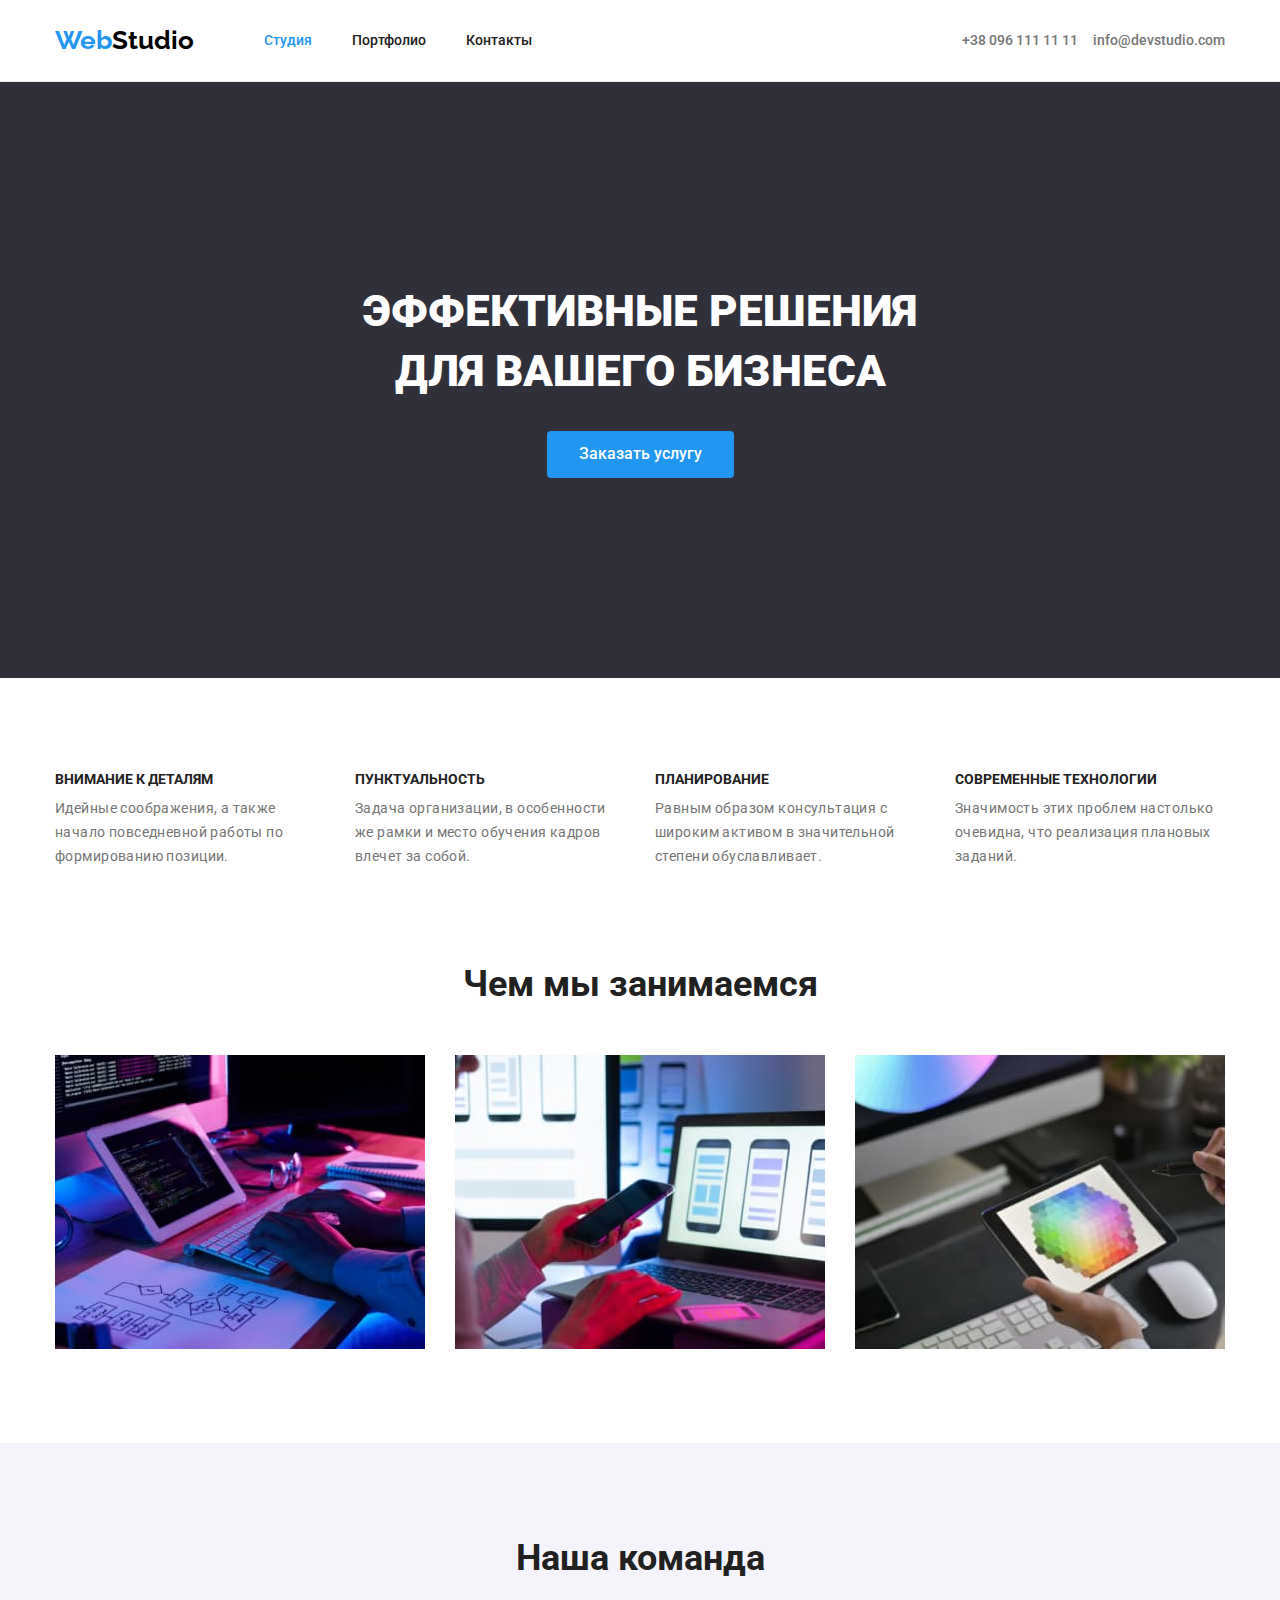
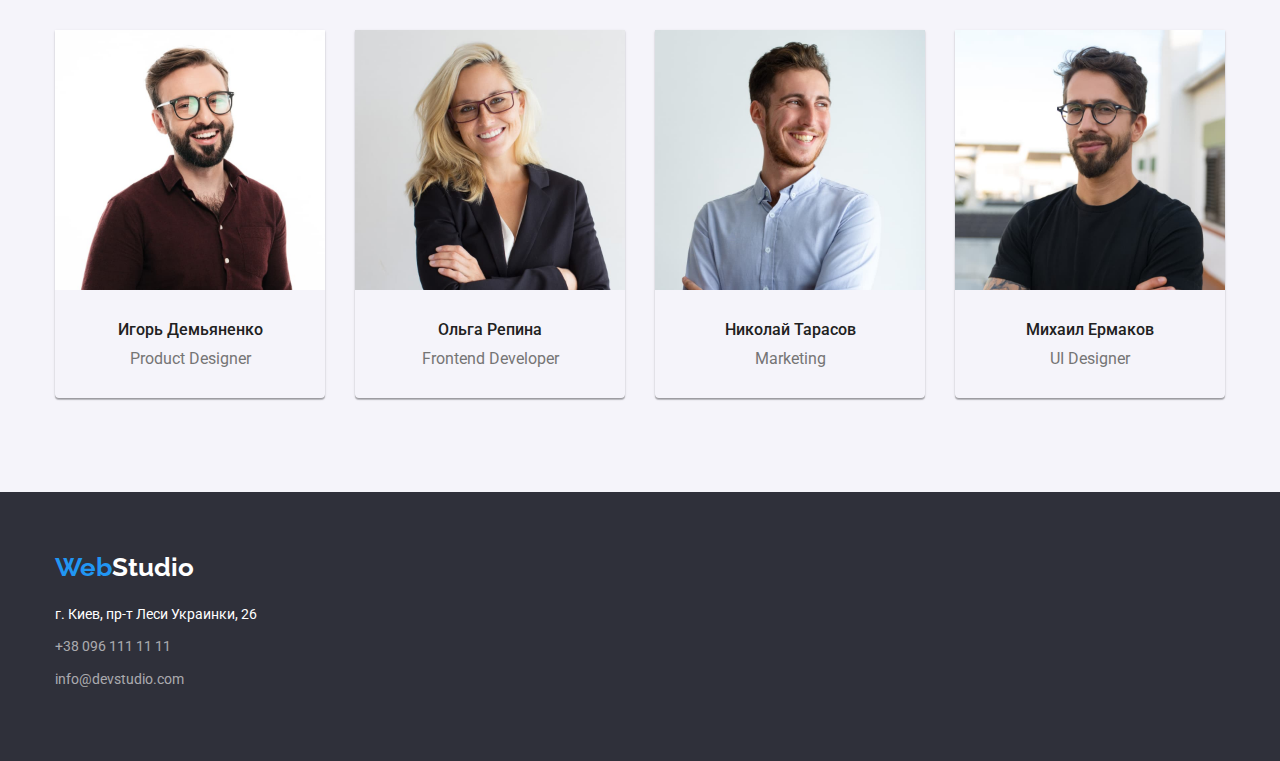
<file: index.html>
<!DOCTYPE html>
<html lang="en">
  <head>
    <meta charset="UTF-8" />
    <meta http-equiv="X-UA-Compatible" content="IE=edge" />
    <meta name="viewport" content="width=device-width, initial-scale=1.0" />

    <title>Студия</title>

    <link rel="preconnect" href="https://fonts.googleapis.com" />
    <link rel="preconnect" href="https://fonts.gstatic.com" crossorigin />
    <link
      href="https://fonts.googleapis.com/css2?family=Raleway:wght@700&family=Roboto:wght@400;500;700;900&display=swap"
      rel="stylesheet"
    />
    <link
      rel="stylesheet"
      href="https://cdnjs.cloudflare.com/ajax/libs/modern-normalize/1.1.0/modern-normalize.min.css"
    />
    <link rel="stylesheet" href="./css/style.css" />
  </head>
  <body>
    <header class="header">
      <div class="container">
        <nav class="nav">
          <a href="./index.html" class="logo"
            ><span class="logo-accent">Web</span>Studio</a
          >
          <ul class="site-nav">
            <li class="nav-unit">
              <a class="current" href="./index.html">Студия</a>
            </li>
            <li class="nav-unit"><a href="./portfolio.html">Портфолио</a></li>
            <li class="nav-unit"><a href="#">Контакты</a></li>
          </ul>
        </nav>
        <ul class="header-contacts">
          <li class="contact-unit">
            <a class="contact" href="tel:+380961111111">+38 096 111 11 11</a>
          </li>
          <li class="contact-unit">
            <a class="contact" href="mailto:info@devstudio.com"
              >info@devstudio.com</a
            >
          </li>
        </ul>
      </div>
    </header>

    <main>
      <section class="business-solutions section">
        <div class="container">
          <h1 class="main-header">
            Эффeктивные решения<br />для вашего бизнеса
          </h1>
          <button class="main-button button" type="button">
            Заказать услугу
          </button>
        </div>
      </section>

      <section class="ocupation section">
        <div class="container">
          <h2 class="visually-hidden title">Род занятий</h2>
          <ul class="ocupation-list">
            <li class="ocupation-unit">
              <h3 class="ocupation-title title">внимание к деталям</h3>
              <p class="text">
                Идейные соображения, а также начало повседневной работы по
                формированию позиции.
              </p>
            </li>
            <li class="ocupation-unit">
              <h3 class="ocupation-title title">пунктуальность</h3>
              <p class="text">
                Задача организации, в особенности же рамки и место обучения
                кадров влечет за собой.
              </p>
            </li>
            <li class="ocupation-unit">
              <h3 class="ocupation-title title">плaнирование</h3>
              <p class="text">
                Равным образом консультация с широким активом в значительной
                степени обуславливает.
              </p>
            </li>
            <li class="ocupation-unit">
              <h3 class="ocupation-title title">современные технологии</h3>
              <p class="text">
                Значимость этих проблем настолько очевидна, что реализация
                плановых заданий.
              </p>
            </li>
          </ul>
        </div>
      </section>
      <section class="ocupation-pics section">
        <div class="container">
          <h2 class="title">Чем мы занимаемся</h2>
          <ul class="ocupation-pics-block">
            <li>
              <img
                src="./images/index/boxone.jpg"
                alt="working process"
                width="370"
              />
            </li>
            <li>
              <img
                src="./images/index/boxtwo.jpg"
                alt="working process"
                width="370"
              />
            </li>
            <li>
              <img
                src="./images/index/boxthree.jpg"
                alt="working process"
                width="370"
              />
            </li>
          </ul>
        </div>
      </section>

      <section class="team section">
        <div class="container">
          <h2 class="title">Наша команда</h2>
          <ul class="team-list">
            <li class="team-unit">
              <img src="./images/index/unitone.jpg" alt="worker" width="270" />
              <div class="content-team-box">
                <h3 class="title unit-name">Игорь Демьяненко</h3>
                <p class="position">Product Designer</p>
              </div>
            </li>
            <li class="team-unit">
              <img src="./images/index/unittwo.jpg" alt="worker" width="270" />
              <div class="content-team-box">
                <h3 class="title unit-name">Ольга Репина</h3>
                <p class="position">Frontend Developer</p>
              </div>
            </li>
            <li class="team-unit">
              <img
                src="./images/index/unitthree.jpg"
                alt="worker"
                width="270"
              />
              <div class="content-team-box">
                <h3 class="title unit-name">Николай Тарасов</h3>
                <p class="position">Marketing</p>
              </div>
            </li>
            <li class="team-unit">
              <img src="./images/index/unitfour.jpg" alt="worker" width="270" />
              <div class="content-team-box">
                <h3 class="title unit-name">Михаил Ермаков</h3>
                <p class="position">UI Designer</p>
              </div>
            </li>
          </ul>
        </div>
      </section>
    </main>

    <footer class="footer">
      <div class="container">
        <a href="./index.html" class="logo"
          ><span class="logo-accent">Web</span>Studio</a
        >
        <address>
          <ul class="footer-contacts">
            <li>
              <a class="map-mark" href="#">г. Киев, пр-т Леси Украинки, 26</a>
            </li>
            <li>
              <a class="contact" href="tel:+380961111111">+38 096 111 11 11</a>
            </li>
            <li>
              <a class="contact" href="mailto:info@devstudio.com"
                >info@devstudio.com</a
              >
            </li>
          </ul>
        </address>
      </div>
    </footer>
  </body>
</html>
</file>
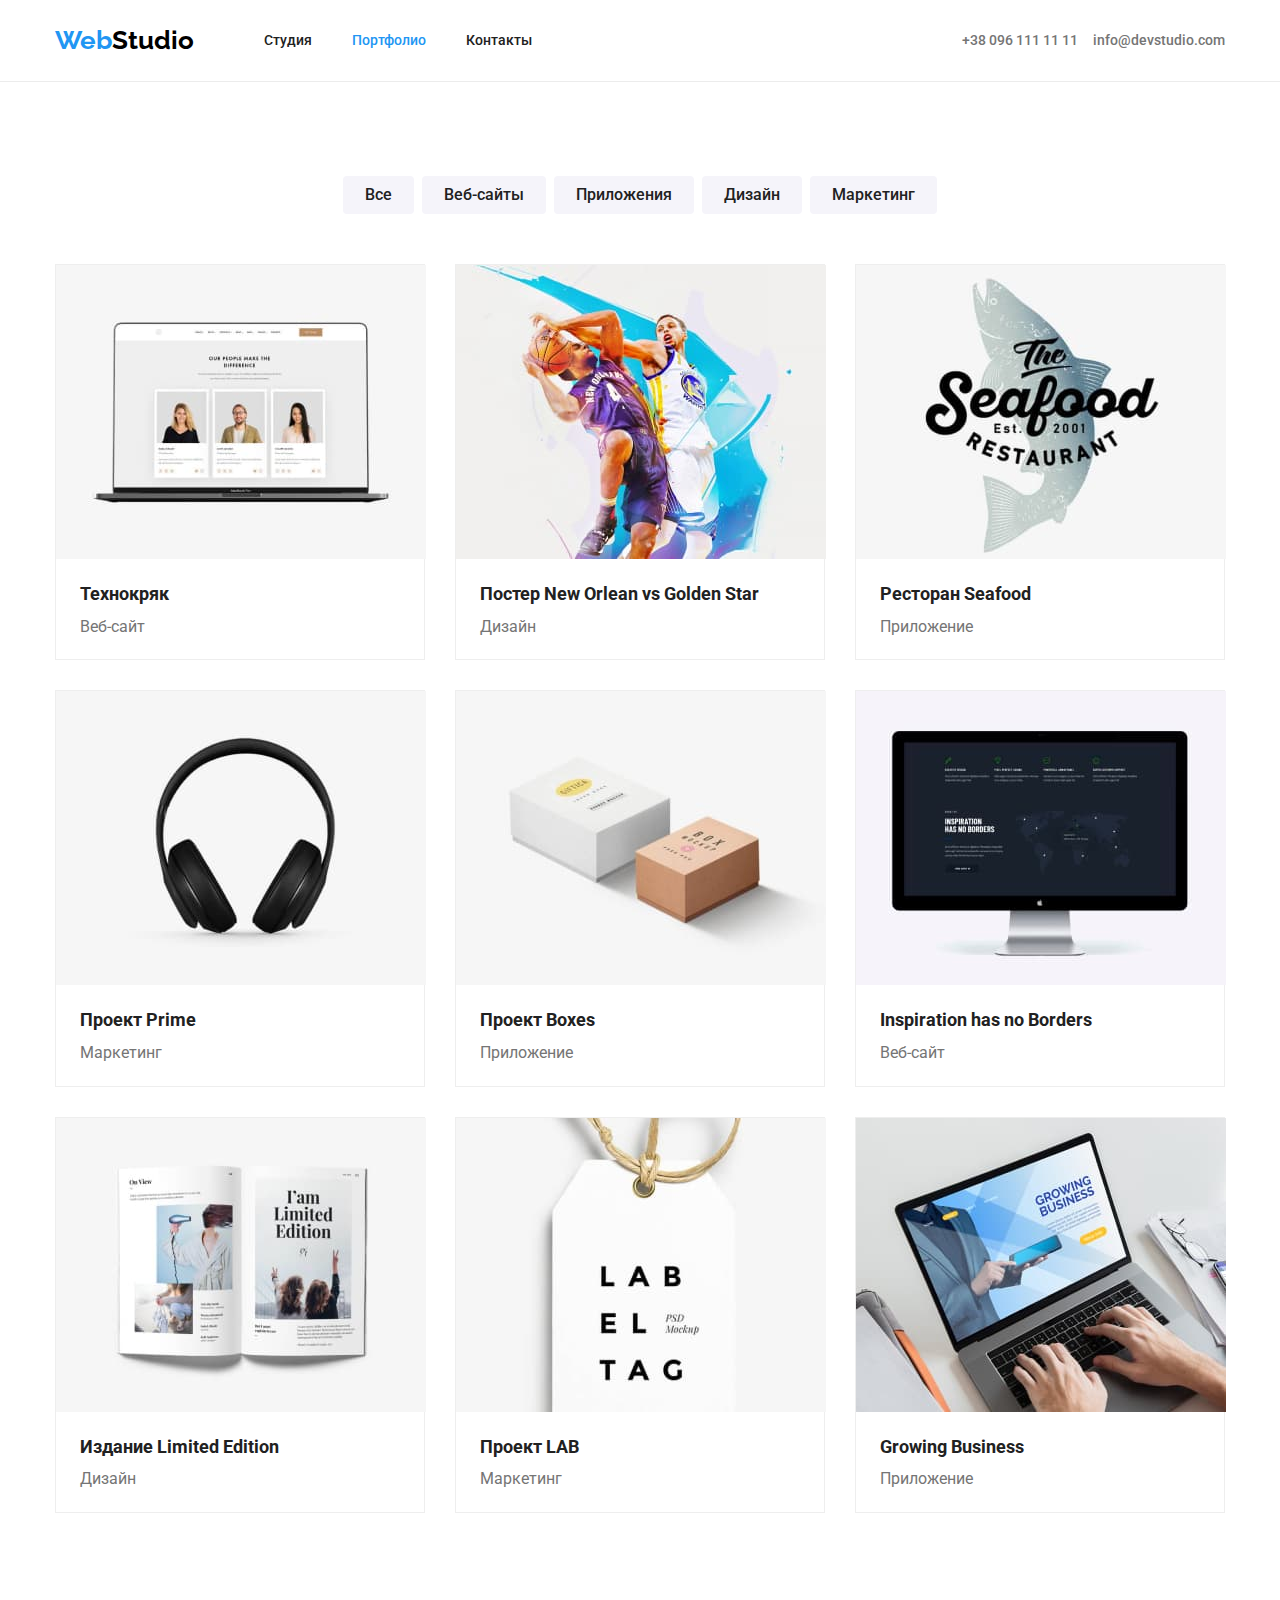
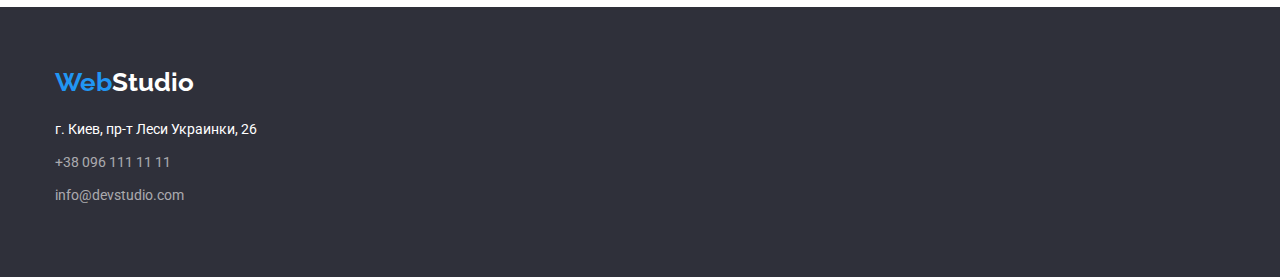
<file: portfolio.html>
<!DOCTYPE html>
<html lang="en">
  <head>
    <meta charset="UTF-8" />
    <meta http-equiv="X-UA-Compatible" content="IE=edge" />
    <meta name="viewport" content="width=device-width, initial-scale=1.0" />
    <title>Портфолио</title>
    <link rel="preconnect" href="https://fonts.googleapis.com" />
    <link rel="preconnect" href="https://fonts.gstatic.com" crossorigin />
    <link
      href="https://fonts.googleapis.com/css2?family=Raleway:wght@700&family=Roboto:wght@400;500;700;900&display=swap"
      rel="stylesheet"
    />
    <link
      rel="stylesheet"
      href="https://cdnjs.cloudflare.com/ajax/libs/modern-normalize/1.1.0/modern-normalize.min.css"
    />
    <link rel="stylesheet" href="./css/style.css" />
  </head>
  <body>
    <header class="header">
      <div class="container">
        <nav class="nav">
          <a href="./index.html" class="logo"
            ><span class="logo-accent">Web</span>Studio</a
          >
          <ul class="site-nav">
            <li class="nav-unit">
              <a href="./index.html">Студия</a>
            </li>
            <li class="nav-unit">
              <a class="current" href="./portfolio.html">Портфолио</a>
            </li>
            <li class="nav-unit"><a href="#">Контакты</a></li>
          </ul>
        </nav>
        <ul class="header-contacts">
          <li class="contact-unit">
            <a class="contact" href="tel:+380961111111">+38 096 111 11 11</a>
          </li>
          <li class="contact-unit">
            <a class="contact" href="mailto:info@devstudio.com"
              >info@devstudio.com</a
            >
          </li>
        </ul>
      </div>
    </header>

    <main>
      <section class="filter-page section">
        <div class="container">
          <h1 class="visually-hidden">Filter</h1>
          <ul class="filter-buttons">
            <li><button type="button" class="button">Все</button></li>
            <li><button type="button" class="button">Веб-сайты</button></li>
            <li><button type="button" class="button">Приложения</button></li>
            <li><button type="button" class="button">Дизайн</button></li>
            <li><button type="button" class="button">Маркетинг</button></li>
          </ul>
          <ul class="filter-list">
            <li class="list-unit">
              <img
                src="./images/portfolio/imgone.jpg"
                alt="notebook"
                width="370"
              />
              <div class="list-unit-content">
                <h2>Технокряк</h2>
                <p>Веб-сайт</p>
              </div>
            </li>
            <li class="list-unit">
              <img
                src="./images/portfolio/imgtwo.jpg"
                alt="bascketball poster"
                width="370"
              />
              <div class="list-unit-content">
                <h2>Постер New Orlean vs Golden Star</h2>
                <p>Дизайн</p>
              </div>
            </li>
            <li class="list-unit">
              <img
                src="./images/portfolio/imgthree.jpg"
                alt="seafood restaurant poster"
                width="370"
              />
              <div class="list-unit-content">
                <h2>Ресторан Seafood</h2>
                <p>Приложение</p>
              </div>
            </li>
            <li class="list-unit">
              <img
                src="./images/portfolio/imgfour.jpg"
                alt="headphone"
                width="370"
              />
              <div class="list-unit-content">
                <h2>Проект Prime</h2>
                <p>Маркетинг</p>
              </div>
            </li>
            <li class="list-unit">
              <img
                src="./images/portfolio/imgfive.jpg"
                alt="two boxes"
                width="370"
              />
              <div class="list-unit-content">
                <h2>Проект Boxes</h2>
                <p>Приложение</p>
              </div>
            </li>
            <li class="list-unit">
              <img
                src="images/portfolio/imgsix.jpg"
                alt="monitor"
                width="370"
              />
              <div class="list-unit-content">
                <h2>Inspiration has no Borders</h2>
                <p>Веб-сайт</p>
              </div>
            </li>
            <li class="list-unit">
              <img
                src="./images/portfolio/imgseven.jpg"
                alt="book"
                width="370"
              />
              <div class="list-unit-content">
                <h2>Издание Limited Edition</h2>
                <p>Дизайн</p>
              </div>
            </li>
            <li class="list-unit">
              <img
                src="./images/portfolio/imgeight.jpg"
                alt="label"
                width="370"
              />
              <div class="list-unit-content">
                <h2>Проект LAB</h2>
                <p>Маркетинг</p>
              </div>
            </li>
            <li class="list-unit">
              <img
                src="./images/portfolio/imgnine.jpg"
                alt="notebook"
                width="370"
              />
              <div class="list-unit-content">
                <h2>Growing Business</h2>
                <p>Приложение</p>
              </div>
            </li>
          </ul>
        </div>
      </section>
    </main>

    <footer class="footer">
      <div class="container">
        <a href="./index.html" class="logo"
          ><span class="logo-accent">Web</span>Studio</a
        >
        <address>
          <ul class="footer-contacts">
            <li>
              <a class="map-mark" href="#">г. Киев, пр-т Леси Украинки, 26</a>
            </li>
            <li>
              <a class="contact" href="tel:+380961111111">+38 096 111 11 11</a>
            </li>
            <li>
              <a class="contact" href="mailto:info@devstudio.com"
                >info@devstudio.com</a
              >
            </li>
          </ul>
        </address>
      </div>
    </footer>
  </body>
</html>
</file>
<file: css/style.css>
/*  
    #212121
    #2196F3
    #000000
    #FFFFFF
    rgba(255, 255, 255, 0,6)
    line height auto = 1.2
    line height / font size = *line height
    'Raleway'
    button font family inherit 
*/
:root {
  --primary-txt-color: #757575;
  --title-txt-color: #212121;
  --accent-txt-color: #2196f3;
  --primary-white-color: #ffffff;
  --primary-black-color: #000000;
  --footer-secondary-color: rgba(255, 255, 255, 0.6);
  --bg-main-color: #2f303a;
  --button-bg-color: #f5f4fa;
  --border-filter-box: #eeeeee;
  --border-bottom-for-nav: #ececec;
}

html {
  box-sizing: border-box;
}
.container {
  width: 1200px;
  padding: 0px 15px 0px 15px;
  margin: auto;
}
.section {
  padding: 94px 0;
}

h1,
h2,
h3,
h4,
h5,
h6 {
  margin: 0px;
  padding: 0px;
}
img {
  display: block;
}
p {
  margin: 0px;
}
body {
  font-family: "Roboto", sans-serif;
  background-color: var(--primary-white-color);
  color: var(--primary-txt-color);
  font-size: 14px;
  line-height: 1.2;
}

ul {
  list-style: none;
  margin: 0px;
  padding: 0px;
}

/* header */
.logo {
  color: var(--primary-black-color);
  text-decoration: none;
  font-size: 26px;
  /* 31 / 26 ~ 1.19 */
  line-height: 1.19;
  font-family: "Raleway", sans-serif;
  font-weight: 700;
}
.logo .logo-accent {
  color: var(--accent-txt-color);
}
header {
  border-bottom: 1px solid var(--border-bottom-for-nav);
}
.header .container {
  display: flex;
  align-items: center;
}
.nav {
  display: flex;
  align-items: center;
}

.site-nav {
  display: flex;
  margin-left: 70px;
}
.nav-unit:not(:last-child) {
  margin-right: 40px;
}
.nav-unit a {
  display: inline-block;
  color: var(--title-txt-color);
  text-decoration: none;
  padding: 32px 0px;
}
.nav-unit a:hover,
.nav-unit a:focus {
  color: var(--accent-txt-color);
}
header ul {
  font-weight: 500;
}
header .contact:hover,
header .contact:focus {
  color: var(--accent-txt-color);
}
header .contact {
  color: var(--primary-txt-color);
  text-decoration: none;
}

.nav-unit .current {
  color: var(--accent-txt-color);
}

.header-contacts {
  display: flex;
  margin-left: auto;
}
.header-contacts .contact-unit + .contact-unit {
  margin-left: 15px;
}

/* header end */

.title.hidden-title {
  color: var(--primary-white-color);
}

.title {
  color: var(--title-txt-color);
}

.business-solutions {
  background-color: var(--bg-main-color);
  text-align: center;
}
.main-header {
  text-align: center;
  padding-bottom: 30px;
  color: var(--primary-white-color);
  line-height: 1.36;
  font-size: 44px;
  font-weight: 900;
  text-transform: uppercase;
}
.button {
  color: var(--title-txt-color);
  font-family: inherit;
  cursor: pointer;
  font-size: 16px;
  font-weight: 500;
  line-height: 1.63;
  padding: 6px 22px;
  border: none;
  border-radius: 4px;
  background-color: var(--button-bg-color);
}

.main-button.button {
  padding: 10px 32px;
  margin-right: 0;
}

.main-button.button,
.button:hover,
.button:focus {
  color: var(--primary-white-color);
  background-color: var(--accent-txt-color);
}

.business-solutions.section {
  padding: 200px 0px;
}

.text {
  font-weight: 400;
  font-size: 14px;
  line-height: 1.71;
  letter-spacing: 0.03em;
  width: 270px;
}

.ocupation-list {
  display: flex;
}
.ocupation-unit:not(:last-child) {
  margin-right: 30px;
}

.ocupation-pics.section {
  padding-top: 0px;
}
.ocupation-pics-block {
  display: flex;
}
.ocupation-pics-block li:not(:last-child) {
  margin-right: 30px;
}
.ocupation-pics .title {
  font-size: 36px;
  /* line height 42 / font size 36 = ~1.17 */
  line-height: 1.17;
  text-align: center;
  margin-bottom: 50px;
}

.ocupation-title.title {
  font-size: 14px;
  line-height: 1.14;
  text-transform: uppercase;
  margin-bottom: 10px;
}
.team {
  background-color: var(--button-bg-color);
}
.team-list {
  display: flex;
}
.team-unit:not(:last-child) {
  margin-right: 30px;
}

.team .title {
  font-size: 36px;
  /* line height 42 / font size 36 = ~1.17 */
  line-height: 1.17;
  text-align: center;
}

.team h2 {
  margin-bottom: 50px;
}
.content-team-box {
  padding: 30px 0px;
}
.team-unit .title.unit-name {
  font-size: 16px;
  font-weight: 500;
  /* 19 / 16 ~1.19 */
  line-height: 1.19;
  margin-bottom: 10px;
}
.team-unit {
  text-align: center;
  border-radius: 0px 0px 4px 4px;
  box-shadow: 0px 1px 3px rgba(0, 0, 0, 0.12), 0px 1px 1px rgba(0, 0, 0, 0.14),
    0px 2px 1px rgba(0, 0, 0, 0.2);
}

.team-unit .position {
  font-size: 16px;
  line-height: 1.19;
}

/* footer */

.footer {
  background-color: var(--bg-main-color);
  padding: 60px 0px;
}

footer .logo {
  color: var(--primary-white-color);
  display: inline-block;
  margin-bottom: 20px;
}

.footer-contacts {
  line-height: 1.71;
}
.footer-contacts li {
  margin-bottom: 9px;
}
.footer-contacts a {
  text-decoration: none;
}
address {
  font-style: normal;
}
address .map-mark {
  color: var(--primary-white-color);
}
address .map-mark:hover,
address .map-mark:focus,
address .contact:hover,
address .contact:focus {
  color: var(--accent-txt-color);
}
address .contact {
  color: var(--footer-secondary-color);
}

/* footer end */

/* portfolio */

.filter-buttons,
.filter-list {
  display: flex;
  flex-wrap: wrap;
  justify-content: center;
}
.filter-buttons {
  margin-bottom: 50px;
}
.filter-buttons li:not(:last-child) {
  margin-right: 8px;
}
.filter-list {
  margin: -15px;
}
.list-unit {
  border: 1px solid var(--border-filter-box);
  width: 370px;
  margin: 15px;
}
.list-unit-content {
  padding: 20px 24px;
}
.list-unit h2 {
  color: var(--title-txt-color);
  font-size: 18px;
  line-height: 1.71;
  margin-bottom: 4px;
}

.list-unit p {
  font-size: 16px;
  line-height: 1.6;
}

/* portfolio end */

.visually-hidden,
.visually-hidden.title {
  position: absolute;
  white-space: nowrap;
  width: 1px;
  height: 1px;
  overflow: hidden;
  border: 0;
  padding: 0;
  clip: rect(0 0 0 0);
  clip-path: inset(50%);
  margin: -1px;
}
</file>
